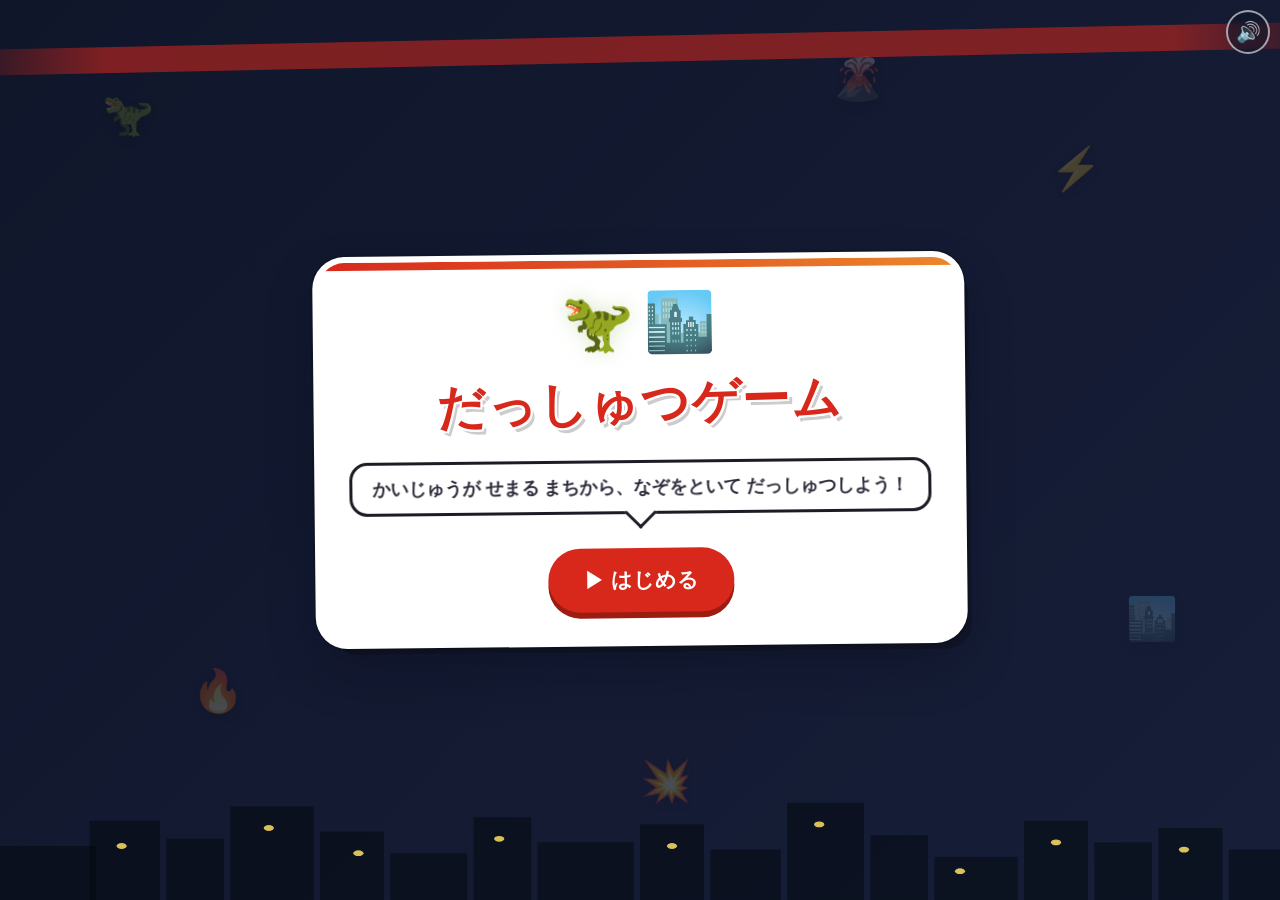
<file: escape-game/index.html>
<!DOCTYPE html>
<html lang="ja">
<head>
<meta charset="UTF-8" />
<meta name="viewport" content="width=device-width, initial-scale=1, maximum-scale=1, user-scalable=no, viewport-fit=cover" />
<title>だっしゅつゲーム</title>
<link rel="stylesheet" href="style.css?v=5" />
</head>
<body>

  <!-- 効果音のON/OFF切り替え（教室で複数台同時に使うことを想定した控えめな配置） -->
  <button id="btn-mute" class="btn-mute" type="button" aria-label="おとの ON/OFF">🔊</button>

  <!-- かいじゅうが放つ「咆哮」に合わせて、画面ぜんたいをうっすら赤く光らせる演出 -->
  <div id="roar-flash" class="roar-flash" aria-hidden="true"></div>

  <!-- 画面のすみで明滅する、警戒サイレンのような赤い光の演出 -->
  <div class="kaiju-alert" aria-hidden="true"></div>

  <!-- もらった「感謝」ポスターの、上部にある赤い筆あとを模した装飾 -->
  <div class="paint-stroke" aria-hidden="true"></div>

  <!-- 背景の装飾（かいじゅう・まち・炎・稲光などが漂う演出。操作の邪魔をしないようpointer-events:none） -->
  <div class="bg-decor" aria-hidden="true">
    <span class="bg-decor-item" style="--x:8%; --y:10%; --dur:16s; --delay:0s;">🦖</span>
    <span class="bg-decor-item" style="--x:82%; --y:16%; --dur:19s; --delay:-3s;">⚡</span>
    <span class="bg-decor-item" style="--x:15%; --y:74%; --dur:21s; --delay:-8s;">🔥</span>
    <span class="bg-decor-item" style="--x:88%; --y:66%; --dur:17s; --delay:-5s;">🏙️</span>
    <span class="bg-decor-item" style="--x:50%; --y:84%; --dur:23s; --delay:-11s;">💥</span>
    <span class="bg-decor-item" style="--x:65%; --y:6%; --dur:18s; --delay:-14s;">🌋</span>
  </div>

  <!-- 画面下に敷く、まちのシルエット（かいじゅうに壊される前の街並みイメージ） -->
  <svg class="city-skyline" viewBox="0 0 400 60" preserveAspectRatio="none" aria-hidden="true">
    <rect x="0" y="30" width="30" height="30" />
    <rect x="28" y="16" width="22" height="44" />
    <rect x="52" y="26" width="18" height="34" />
    <rect x="72" y="8" width="26" height="52" />
    <rect x="100" y="22" width="20" height="38" />
    <rect x="122" y="34" width="24" height="26" />
    <rect x="148" y="14" width="18" height="46" />
    <rect x="168" y="28" width="30" height="32" />
    <rect x="200" y="18" width="20" height="42" />
    <rect x="222" y="32" width="22" height="28" />
    <rect x="246" y="6" width="24" height="54" />
    <rect x="272" y="24" width="18" height="36" />
    <rect x="292" y="36" width="26" height="24" />
    <rect x="320" y="16" width="20" height="44" />
    <rect x="342" y="28" width="18" height="32" />
    <rect x="362" y="20" width="20" height="40" />
    <rect x="384" y="32" width="16" height="28" />
    <circle class="city-window" cx="38" cy="30" r="1.6" />
    <circle class="city-window" cx="84" cy="20" r="1.6" />
    <circle class="city-window" cx="112" cy="34" r="1.6" />
    <circle class="city-window" cx="156" cy="26" r="1.6" />
    <circle class="city-window" cx="210" cy="30" r="1.6" />
    <circle class="city-window" cx="256" cy="18" r="1.6" />
    <circle class="city-window" cx="300" cy="44" r="1.6" />
    <circle class="city-window" cx="330" cy="28" r="1.6" />
    <circle class="city-window" cx="370" cy="32" r="1.6" />
  </svg>

  <!-- 画面1: タイトル画面 -->
  <section id="screen-title" class="screen is-active">
    <div class="card title-card">
      <div class="title-icon-row" aria-hidden="true">
        <span class="title-icon title-icon-kaiju">🦖</span>
        <span class="title-icon title-icon-city">🏙️</span>
      </div>
      <h1 class="app-title">だっしゅつゲーム</h1>
      <p class="app-sub">かいじゅうが せまる まちから、なぞをといて だっしゅつしよう！</p>
      <button id="btn-start" class="btn btn-primary btn-large" type="button">▶ はじめる</button>
    </div>
  </section>

  <!-- 画面2: ステージ画面 -->
  <section id="screen-stage" class="screen">
    <div class="stage-topbar">
      <div class="progress-wrap" aria-label="進み具合">
        <div class="progress-track">
          <div id="progress-fill" class="progress-fill"></div>
        </div>
        <span id="progress-label" class="progress-label">1 / 3</span>
        <span id="elapsed-time" class="elapsed-time" aria-label="けいかじかん">⏱ 0:00</span>
      </div>
      <div id="progress-dots" class="progress-dots" aria-hidden="true">
        <!-- ステージごとのアイコンドットがJSで生成される -->
      </div>
    </div>

    <div class="card stage-card">
      <div class="stage-header">
        <span id="stage-icon" class="stage-icon-badge" aria-hidden="true">🧩</span>
        <h2 id="stage-title" class="stage-title">ステージタイトル</h2>
      </div>
      <p id="stage-prompt" class="stage-prompt">もんだいぶん</p>

      <img id="stage-image" class="stage-image" alt="" hidden />

      <div id="stage-body" class="stage-body">
        <!-- ここに type ごとの選択肢/入力欄/並べ替えUIが差し込まれる -->
      </div>

      <div id="feedback" class="feedback" role="status" aria-live="polite"></div>

      <div id="hint-panel" class="hint-panel" hidden>
        <p id="hint-text" class="hint-text"></p>
      </div>

      <div class="stage-actions">
        <button id="btn-hint" class="btn btn-secondary" type="button">💡 ヒント</button>
      </div>
    </div>
  </section>

  <!-- 画面3: 最終演出（クリア）画面 -->
  <section id="screen-clear" class="screen">
    <canvas id="confetti-canvas" class="confetti-canvas"></canvas>
    <div class="card clear-card">
      <div class="clear-trophy" aria-hidden="true">🦖</div>
      <h1 class="clear-title">だっしゅつ せいこう！</h1>
      <p class="clear-sub">かいじゅうから ぶじに にげきれたね。すごい！</p>
      <p id="clear-time" class="clear-time">🕒 クリアタイム：計測中…</p>

      <button id="btn-reveal" class="btn btn-primary btn-large">🎁 しゃしんを 見る</button>

      <div id="photo-wrap" class="photo-wrap" hidden>
        <div class="photo-frame">
          <img id="final-photo" class="final-photo" alt="さいごのごほうびしゃしん" />
          <div id="photo-fallback" class="photo-fallback" hidden>
            <p>📷 写真が見つかりません</p>
            <p class="photo-fallback-sub">assets/final-photo.jpg（または .png）に画像を置いてください。</p>
          </div>
        </div>
      </div>

      <button id="btn-restart" class="btn btn-secondary" type="button" hidden>🔁 もういちど さいしょから</button>
    </div>
  </section>

  <script src="stages.js?v=5"></script>
  <script src="sfx.js?v=5"></script>
  <script src="main.js?v=5"></script>
</body>
</html>
</file>
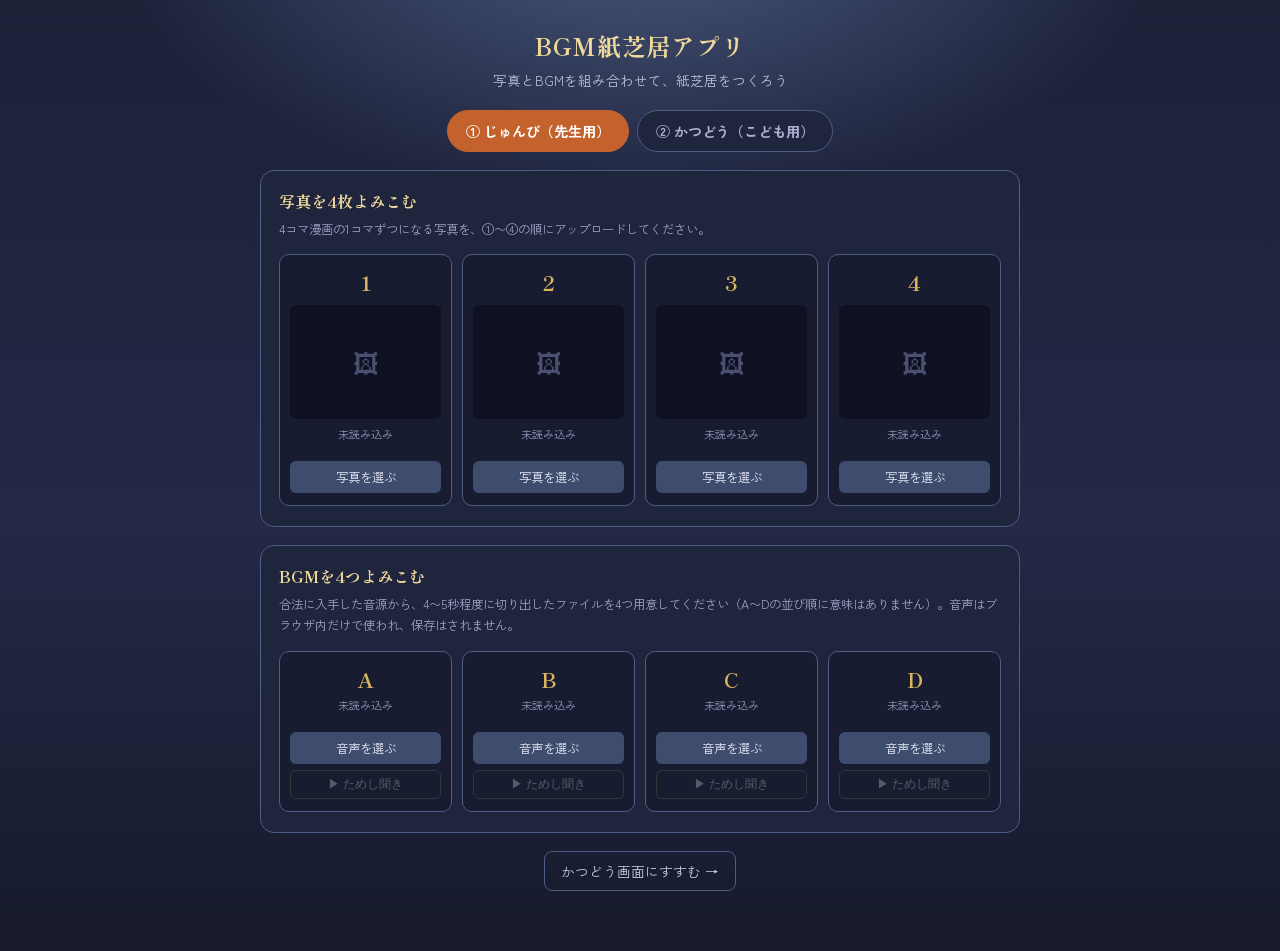
<file: BGM紙芝居アプリ.html>
<!DOCTYPE html>
<html lang="ja">
<head>
<meta charset="UTF-8">
<meta name="viewport" content="width=device-width, initial-scale=1.0, maximum-scale=1, user-scalable=no">
<title>BGM紙芝居アプリ</title>
<link rel="preconnect" href="https://fonts.googleapis.com">
<link rel="preconnect" href="https://fonts.gstatic.com" crossorigin>
<link href="https://fonts.googleapis.com/css2?family=Shippori+Mincho:wght@500;700&family=Zen+Kaku+Gothic+New:wght@400;500;700&display=swap" rel="stylesheet">
<style>
  :root{
    --ink:#2b2a28;
    --paper:#f3ecd9;
    --paper-shadow:#e3d9bd;
    --night:#1c2138;
    --night-2:#232946;
    --dusk:#3e4c6d;
    --dusk-2:#4d5d84;
    --ember:#c4622d;
    --ember-deep:#a44e22;
    --reed:#4f6f52;
    --gold:#d9b45c;
    --gold-soft:#efd99a;
    --line:#c9bd9c;
    font-size:16px;
  }
  *{box-sizing:border-box;}
  html,body{margin:0;padding:0;}
  body{
    min-height:100vh;
    background:
      radial-gradient(ellipse 900px 500px at 50% -10%, var(--dusk-2) 0%, transparent 60%),
      linear-gradient(180deg, var(--night) 0%, var(--night-2) 55%, #171a2c 100%);
    font-family:"Zen Kaku Gothic New", sans-serif;
    color:var(--ink);
    display:flex;
    flex-direction:column;
    align-items:center;
    padding:28px 16px 60px;
  }
  .app{ width:100%; max-width:760px; }

  header{ text-align:center; margin-bottom:18px; }
  header h1{
    font-family:"Shippori Mincho", serif;
    font-weight:700;
    color:var(--gold-soft);
    font-size:1.5rem;
    letter-spacing:.04em;
    margin:0 0 6px;
  }
  header p{
    color:#b9c0d6;
    font-size:.85rem;
    margin:0;
    line-height:1.7;
  }

  /* mode tabs */
  .tabbar{
    display:flex;
    gap:8px;
    justify-content:center;
    margin-top:18px;
  }
  .tab{
    font-family:"Zen Kaku Gothic New", sans-serif;
    font-size:.88rem;
    font-weight:700;
    background:#20253e;
    border:1px solid var(--dusk-2);
    color:#a9b1cf;
    padding:10px 18px;
    border-radius:999px;
    cursor:pointer;
  }
  .tab.active{
    background:var(--ember);
    border-color:var(--ember);
    color:#fff;
  }

  [hidden]{ display:none !important; }

  /* ---- prep view ---- */
  .panel{
    background:#20253e;
    border:1px solid var(--dusk-2);
    border-radius:14px;
    padding:18px 18px 20px;
    margin:18px 0;
  }
  .panel h2{
    font-family:"Shippori Mincho", serif;
    font-size:1rem;
    color:var(--gold-soft);
    margin:0 0 6px;
    font-weight:700;
  }
  .panel-note{
    font-size:.78rem;
    color:#9aa2c2;
    line-height:1.7;
    margin:0 0 14px;
  }

  .slots{
    display:grid;
    grid-template-columns:repeat(4, 1fr);
    gap:10px;
  }
  @media (max-width:560px){ .slots{ grid-template-columns:repeat(2,1fr); } }
  .slot{
    background:#181c30;
    border:1px solid var(--dusk-2);
    border-radius:10px;
    padding:12px 10px;
    text-align:center;
  }
  .slot .letter{
    font-family:"Shippori Mincho", serif;
    font-size:1.3rem;
    color:var(--gold);
    font-weight:700;
  }
  .slot .status{
    font-size:.7rem;
    color:#8891b3;
    margin:4px 0 10px;
    min-height:2.2em;
    line-height:1.4;
    word-break:break-all;
  }
  .slot.filled .status{ color:#bcd6c2; }
  .slot label.upload{
    display:block;
    font-size:.78rem;
    background:var(--dusk);
    color:#e4e8f5;
    padding:7px 4px;
    border-radius:6px;
    cursor:pointer;
  }
  .slot label.upload:hover{ background:var(--dusk-2); }
  .slot input[type=file]{ display:none; }
  .slot button.preview{
    margin-top:6px;
    width:100%;
    background:transparent;
    border:1px solid var(--reed);
    color:#bcd6c2;
    border-radius:6px;
    padding:5px 4px;
    font-size:.75rem;
    cursor:pointer;
  }
  .slot button.preview:disabled{ opacity:.35; cursor:not-allowed; }

  .thumb{
    width:100%;
    aspect-ratio:4/3;
    background:#0f1122;
    border-radius:6px;
    overflow:hidden;
    display:flex;
    align-items:center;
    justify-content:center;
    margin:8px 0;
  }
  .thumb img{ width:100%; height:100%; object-fit:cover; display:block; }
  .thumb .ph-empty{ color:#4a5170; font-size:1.6rem; line-height:1; }

  .prep-cta-row{ text-align:center; margin-top:6px; }

  /* ---- activity view (kamishibai) ---- */
  .toolbar{
    display:flex;
    justify-content:center;
    margin-bottom:14px;
  }

  .stage-wrap{ position:relative; }
  .frame{
    position:relative;
    background:linear-gradient(180deg, #4a3826, #362a1c);
    border-radius:18px;
    padding:14px;
    box-shadow:0 20px 45px rgba(0,0,0,.45), inset 0 0 0 1px #5c4632;
  }
  .card{
    display:none;
    background:var(--paper);
    border-radius:10px;
    overflow:hidden;
    box-shadow:inset 0 0 0 1px var(--paper-shadow);
  }
  .card.active{ display:block; animation:cardIn .35s ease; }
  @keyframes cardIn{
    from{ opacity:0; transform:translateY(6px) scale(.99); }
    to{ opacity:1; transform:none; }
  }

  .illust{
    width:100%;
    aspect-ratio:16/9;
    display:flex;
    align-items:center;
    justify-content:center;
    background:var(--paper-shadow);
  }
  .illust img{ width:100%; height:100%; object-fit:contain; display:block; }
  .illust .ph-empty{
    font-family:"Zen Kaku Gothic New", sans-serif;
    color:#a49d84;
    font-size:.85rem;
    text-align:center;
    line-height:1.8;
  }
  .illust .ph-empty .icon{ font-size:2rem; display:block; }

  .card-body{ padding:18px 20px 22px; }
  .scene-tag{
    display:inline-block;
    font-family:"Shippori Mincho", serif;
    font-size:.78rem;
    color:#fff;
    background:var(--ember);
    padding:3px 12px;
    border-radius:999px;
    margin-bottom:12px;
    letter-spacing:.05em;
  }

  .picker-label{
    font-size:.85rem;
    color:#6b6656;
    margin:0 0 8px;
    font-weight:500;
  }
  .picker{
    display:grid;
    grid-template-columns:repeat(4, 1fr);
    gap:8px;
  }
  .bgm-btn{
    position:relative;
    background:#fff;
    border:2px solid var(--line);
    border-radius:10px;
    padding:10px 4px 8px;
    text-align:center;
    cursor:pointer;
    font-family:"Zen Kaku Gothic New", sans-serif;
    transition:border-color .12s, background .12s;
  }
  .bgm-btn .bl{
    font-family:"Shippori Mincho", serif;
    font-size:1.15rem;
    font-weight:700;
    color:var(--ink);
    display:block;
  }
  .bgm-btn .bs{
    font-size:.65rem;
    color:#8a8470;
    display:block;
    margin-top:2px;
  }
  .bgm-btn.selected{ border-color:var(--reed); background:#e9f0e6; }
  .bgm-btn.selected .bs{ color:var(--reed); font-weight:700; }
  .bgm-btn.empty{ opacity:.4; cursor:not-allowed; }

  .nav-arrow{
    position:absolute;
    top:50%;
    transform:translateY(-50%);
    background:rgba(0,0,0,.35);
    border:none;
    color:#f3ecd9;
    width:38px;
    height:38px;
    border-radius:50%;
    font-size:1.1rem;
    cursor:pointer;
    display:flex;
    align-items:center;
    justify-content:center;
  }
  .nav-arrow:hover{ background:rgba(0,0,0,.55); }
  .nav-arrow.prev{ left:-6px; }
  .nav-arrow.next{ right:-6px; }
  .nav-arrow:disabled{ opacity:.25; cursor:not-allowed; }

  .dots{
    display:flex;
    justify-content:center;
    gap:9px;
    margin:16px 0 26px;
  }
  .dot{
    width:10px; height:10px; border-radius:50%;
    background:var(--dusk-2);
    cursor:pointer;
    border:none;
    padding:0;
  }
  .dot.done{ background:var(--reed); }
  .dot.active{ background:var(--gold); width:26px; border-radius:6px; }

  .cta-row{ text-align:center; }
  .cta{
    font-family:"Shippori Mincho", serif;
    font-size:1rem;
    font-weight:700;
    background:var(--ember);
    color:#fff;
    border:none;
    padding:13px 34px;
    border-radius:999px;
    cursor:pointer;
    box-shadow:0 8px 20px rgba(196,98,45,.35);
  }
  .cta:disabled{
    background:#4a4638;
    box-shadow:none;
    cursor:not-allowed;
    opacity:.6;
  }
  .cta-sub{ font-size:.78rem; color:#8891b3; margin-top:8px; }

  .ghost-btn{
    font-family:"Zen Kaku Gothic New", sans-serif;
    background:transparent;
    border:1px solid var(--dusk-2);
    color:#c7cee6;
    padding:9px 16px;
    border-radius:8px;
    font-size:.85rem;
    cursor:pointer;
    transition:border-color .15s, color .15s;
  }
  .ghost-btn:hover{ border-color:var(--gold); color:var(--gold-soft); }

  /* playback overlay */
  .overlay{
    display:none;
    position:fixed;
    inset:0;
    background:#0e1120;
    z-index:50;
    flex-direction:column;
    align-items:center;
    justify-content:center;
    padding:20px;
  }
  .overlay.show{ display:flex; }
  .ov-stage{
    width:100%;
    max-width:820px;
    aspect-ratio:16/9;
    border-radius:14px;
    overflow:hidden;
    box-shadow:0 20px 60px rgba(0,0,0,.6);
    position:relative;
    background:#05070f;
    display:flex;
    align-items:center;
    justify-content:center;
  }
  .ov-stage img{ width:100%; height:100%; object-fit:contain; display:block; }
  .ov-caption{
    position:absolute;
    left:0; right:0; bottom:0;
    background:linear-gradient(0deg, rgba(0,0,0,.65), transparent);
    color:#f3ecd9;
    padding:16px 20px 12px;
    font-family:"Shippori Mincho", serif;
    font-size:1rem;
  }
  .ov-progress{
    display:flex;
    gap:6px;
    width:100%;
    max-width:820px;
    margin-top:14px;
  }
  .ov-seg{
    flex:1;
    height:5px;
    background:#2c3150;
    border-radius:3px;
    overflow:hidden;
  }
  .ov-seg i{
    display:block;
    height:100%;
    width:0%;
    background:var(--gold);
    transition:width linear;
  }
  .ov-seg.filled i{ width:100%; transition:none; }
  .ov-controls{
    margin-top:18px;
    display:flex;
    gap:12px;
  }
  .ov-btn{
    background:#232946;
    border:1px solid var(--dusk-2);
    color:#e4e8f5;
    padding:9px 20px;
    border-radius:999px;
    font-size:.85rem;
    cursor:pointer;
    font-family:"Zen Kaku Gothic New", sans-serif;
  }
  .ov-end{
    text-align:center;
    color:var(--gold-soft);
    font-family:"Shippori Mincho", serif;
  }
  .ov-end h3{ font-size:1.3rem; margin-bottom:6px; }
  .ov-end p{ color:#b9c0d6; font-size:.85rem; font-family:"Zen Kaku Gothic New", sans-serif; }

</style>
</head>
<body>

<div class="app">
  <header>
    <h1>BGM紙芝居アプリ</h1>
    <p>写真とBGMを組み合わせて、紙芝居をつくろう</p>
    <div class="tabbar">
      <button class="tab active" id="tabPrep">① じゅんび（先生用）</button>
      <button class="tab" id="tabActivity">② かつどう（こども用）</button>
    </div>
  </header>

  <!-- ===== 準備画面（教師） ===== -->
  <section id="prepView">
    <div class="panel">
      <h2>写真を4枚よみこむ</h2>
      <p class="panel-note">4コマ漫画の1コマずつになる写真を、①〜④の順にアップロードしてください。</p>
      <div class="slots" id="photoSlots"></div>
    </div>

    <div class="panel">
      <h2>BGMを4つよみこむ</h2>
      <p class="panel-note">合法に入手した音源から、4〜5秒程度に切り出したファイルを4つ用意してください（A〜Dの並び順に意味はありません）。音声はブラウザ内だけで使われ、保存はされません。</p>
      <div class="slots" id="audioSlots"></div>
    </div>

    <div class="prep-cta-row">
      <button class="ghost-btn" id="goActivityBtn">かつどう画面にすすむ →</button>
    </div>
  </section>

  <!-- ===== 活動画面（児童） ===== -->
  <section id="activityView" hidden>
    <div class="toolbar">
      <button class="ghost-btn" id="backPrepBtn">← じゅんび画面にもどる</button>
    </div>

    <div class="stage-wrap">
      <div class="frame">
        <button class="nav-arrow prev" id="prevBtn" aria-label="前の場面">‹</button>
        <button class="nav-arrow next" id="nextBtn" aria-label="次の場面">›</button>
        <div id="cardHost"></div>
      </div>
    </div>

    <div class="dots" id="dots"></div>

    <div class="cta-row">
      <button class="cta" id="playAllBtn" disabled>紙芝居アニメで見る</button>
      <div class="cta-sub" id="ctaSub">4つの場面すべてでBGMを選ぶと再生できます</div>
    </div>
  </section>
</div>

<div class="overlay" id="overlay">
  <div class="ov-stage" id="ovStage"></div>
  <div class="ov-progress" id="ovProgress"></div>
  <div class="ov-controls">
    <button class="ov-btn" id="ovClose">とじる</button>
    <button class="ov-btn" id="ovNext">つぎへ</button>
    <button class="ov-btn" id="ovReplay">もう一度さいせい</button>
  </div>
</div>

<script>
/* ---------- constants ---------- */
const PANEL_COUNT = 4;
const LETTERS = ["A","B","C","D"];

/* ---------- state ---------- */
let photos = [null,null,null,null];     // {url,name}
let audioSlots = [null,null,null,null]; // {url,name,el}
let assign = [null,null,null,null];     // letter assigned to each panel, or null
let current = 0;          // current panel index in activity view
let currentPreview = null;
let playToken = 0;

/* ---------- helpers ---------- */
function photoBoxHTML(idx, emptyIcon){
  const p = photos[idx];
  if(p) return `<img src="${p.url}" alt="${idx+1}コマ目の写真">`;
  return `<div class="ph-empty"><span class="icon">${emptyIcon||'🖼'}</span>写真じゅんび中</div>`;
}

/* ============================================================
   準備画面：写真スロット
   ============================================================ */
const photoSlotsEl = document.getElementById('photoSlots');
for(let i=0;i<PANEL_COUNT;i++){
  const div = document.createElement('div');
  div.className = 'slot';
  div.id = 'photoSlot'+i;
  div.innerHTML = `
    <span class="letter">${i+1}</span>
    <div class="thumb" id="thumb${i}"><span class="ph-empty">🖼</span></div>
    <div class="status" id="pstatus${i}">未読み込み</div>
    <label class="upload">写真を選ぶ
      <input type="file" accept="image/*" data-idx="${i}">
    </label>
  `;
  photoSlotsEl.appendChild(div);
}
photoSlotsEl.addEventListener('change', (e)=>{
  if(e.target.type !== 'file') return;
  const idx = +e.target.dataset.idx;
  const file = e.target.files[0];
  if(!file) return;
  const url = URL.createObjectURL(file);
  photos[idx] = { url, name:file.name };
  const slotDiv = document.getElementById('photoSlot'+idx);
  slotDiv.classList.add('filled');
  document.getElementById('thumb'+idx).innerHTML = `<img src="${url}" alt="">`;
  document.getElementById('pstatus'+idx).textContent = file.name;
  renderActivityView(); // keep activity view in sync
});

/* ============================================================
   準備画面：BGMスロット
   ============================================================ */
const audioSlotsEl = document.getElementById('audioSlots');
LETTERS.forEach((L,i)=>{
  const div = document.createElement('div');
  div.className = 'slot';
  div.id = 'audioSlot'+i;
  div.innerHTML = `
    <span class="letter">${L}</span>
    <div class="status" id="astatus${i}">未読み込み</div>
    <label class="upload">音声を選ぶ
      <input type="file" accept="audio/*" data-idx="${i}">
    </label>
    <button class="preview" disabled data-idx="${i}">▶ ためし聞き</button>
  `;
  audioSlotsEl.appendChild(div);
});
audioSlotsEl.addEventListener('change', (e)=>{
  if(e.target.type !== 'file') return;
  const idx = +e.target.dataset.idx;
  const file = e.target.files[0];
  if(!file) return;
  const url = URL.createObjectURL(file);
  if(audioSlots[idx] && audioSlots[idx].el){ audioSlots[idx].el.pause(); }
  const el = new Audio(url);
  el.preload = 'auto';
  audioSlots[idx] = { url, name:file.name, el };
  const slotDiv = document.getElementById('audioSlot'+idx);
  slotDiv.classList.add('filled');
  document.getElementById('astatus'+idx).textContent = file.name;
  const pbtn = slotDiv.querySelector('.preview');
  pbtn.disabled = false;
  renderActivityView(); // refresh bgm buttons enabled state (keeps existing assignments)
});
audioSlotsEl.addEventListener('click', (e)=>{
  const btn = e.target.closest('button.preview');
  if(!btn || btn.disabled) return;
  playPreview(+btn.dataset.idx);
});
function playPreview(idx){
  if(!audioSlots[idx]) return;
  if(currentPreview){ currentPreview.pause(); currentPreview.currentTime = 0; }
  const el = audioSlots[idx].el;
  el.currentTime = 0;
  el.play().catch(()=>{});
  currentPreview = el;
}

/* ============================================================
   モード切り替え（準備 ⇔ 活動）
   ============================================================ */
const tabPrep = document.getElementById('tabPrep');
const tabActivity = document.getElementById('tabActivity');
const prepView = document.getElementById('prepView');
const activityView = document.getElementById('activityView');

function showPrep(){
  prepView.hidden = false;
  activityView.hidden = true;
  tabPrep.classList.add('active');
  tabActivity.classList.remove('active');
  if(currentPreview){ currentPreview.pause(); }
}
function showActivity(){
  renderActivityView();
  prepView.hidden = true;
  activityView.hidden = false;
  tabPrep.classList.remove('active');
  tabActivity.classList.add('active');
  if(currentPreview){ currentPreview.pause(); }
}
tabPrep.addEventListener('click', showPrep);
tabActivity.addEventListener('click', showActivity);
document.getElementById('goActivityBtn').addEventListener('click', showActivity);
document.getElementById('backPrepBtn').addEventListener('click', showPrep);

/* ============================================================
   活動画面：4コマカード
   ============================================================ */
const cardHost = document.getElementById('cardHost');
let activityBuilt = false;

function renderActivityView(){
  cardHost.innerHTML = '';
  for(let i=0;i<PANEL_COUNT;i++){
    const card = document.createElement('div');
    card.className = 'card';
    card.id = 'card'+i;
    card.innerHTML = `
      <div class="illust" id="illust${i}">${photoBoxHTML(i)}</div>
      <div class="card-body">
        <span class="scene-tag">${i+1}コマ目</span>
        <p class="picker-label">この場面に合うBGMは？</p>
        <div class="picker" id="picker${i}"></div>
      </div>
    `;
    cardHost.appendChild(card);

    const picker = card.querySelector('#picker'+i);
    LETTERS.forEach((L, li)=>{
      const b = document.createElement('button');
      b.className = 'bgm-btn';
      b.dataset.letter = L;
      b.innerHTML = `<span class="bl">${L}</span><span class="bs">▶ 聞く</span>`;
      b.addEventListener('click', ()=> onBgmClick(i, li));
      picker.appendChild(b);
    });
  }
  if(current >= PANEL_COUNT) current = 0;
  renderCard(current);
  updateDots();
  updateCta();
}

function onBgmClick(panelIdx, letterIdx){
  if(!audioSlots[letterIdx]){
    return; // 未読み込みのBGMは選べない
  }
  assign[panelIdx] = LETTERS[letterIdx];
  refreshPickerUI(panelIdx);
  playPreview(letterIdx);
  updateDots();
  updateCta();
}

function refreshPickerUI(panelIdx){
  const picker = document.getElementById('picker'+panelIdx);
  if(!picker) return;
  [...picker.children].forEach((b,li)=>{
    b.classList.toggle('selected', assign[panelIdx] === LETTERS[li]);
    b.classList.toggle('empty', !audioSlots[li]);
  });
}

function renderCard(i){
  document.querySelectorAll('.card').forEach(c=>c.classList.remove('active'));
  const el = document.getElementById('card'+i);
  if(el) el.classList.add('active');
  refreshPickerUI(i);
  document.getElementById('prevBtn').disabled = (i===0);
  document.getElementById('nextBtn').disabled = (i===PANEL_COUNT-1);
}

/* dots */
const dotsEl = document.getElementById('dots');
for(let i=0;i<PANEL_COUNT;i++){
  const d = document.createElement('button');
  d.className = 'dot';
  d.addEventListener('click', ()=>{ current=i; renderCard(i); updateDots(); });
  dotsEl.appendChild(d);
}
function updateDots(){
  [...dotsEl.children].forEach((d,i)=>{
    d.classList.toggle('active', i===current);
    d.classList.toggle('done', !!assign[i]);
  });
}

/* nav */
document.getElementById('prevBtn').addEventListener('click', ()=>{
  if(current>0){ current--; renderCard(current); updateDots(); }
});
document.getElementById('nextBtn').addEventListener('click', ()=>{
  if(current<PANEL_COUNT-1){ current++; renderCard(current); updateDots(); }
});

/* cta */
const playAllBtn = document.getElementById('playAllBtn');
const ctaSub = document.getElementById('ctaSub');
function updateCta(){
  const allSet = assign.every(a => !!a);
  playAllBtn.disabled = !allSet;
  ctaSub.textContent = allSet ? "準備できました。紙芝居アニメで見てみよう" : "4つの場面すべてでBGMを選ぶと再生できます";
}

/* ============================================================
   再生（紙芝居アニメ）
   ============================================================ */
const overlay = document.getElementById('overlay');
const ovStage = document.getElementById('ovStage');
const ovProgress = document.getElementById('ovProgress');

playAllBtn.addEventListener('click', startPlayback);
document.getElementById('ovClose').addEventListener('click', closeOverlay);
document.getElementById('ovReplay').addEventListener('click', startPlayback);
document.getElementById('ovNext').addEventListener('click', ()=>{
  playToken++; // force current segment to bail out
  const t = ++playToken;
  playSequence(manualNextIdx, t);
});
let manualNextIdx = 0;

function closeOverlay(){
  playToken++; // invalidate any running sequence
  overlay.classList.remove('show');
  if(currentPreview){ currentPreview.pause(); }
}

function unlockAllAudio(){
  // iPad Safari: play()+pause() inside the same user-gesture call stack
  // unlocks each <audio> element so later programmatic play() calls succeed.
  // Must FULLY FINISH (all promises settled) before real playback starts,
  // otherwise a late unlock-pause can race with and stop panel 1's playback.
  const tasks = audioSlots.map(slot=>{
    if(!slot) return Promise.resolve();
    const el = slot.el;
    let p;
    try{ p = el.play(); }catch(e){ return Promise.resolve(); }
    if(p && p.then){
      return p.then(()=>{ el.pause(); el.currentTime = 0; }).catch(()=>{});
    }
    el.pause(); el.currentTime = 0;
    return Promise.resolve();
  });
  return Promise.all(tasks);
}

async function startPlayback(){
  await unlockAllAudio();
  overlay.classList.add('show');
  const myToken = ++playToken;
  ovProgress.innerHTML = '';
  for(let i=0;i<PANEL_COUNT;i++){
    const seg = document.createElement('div');
    seg.className = 'ov-seg';
    seg.innerHTML = '<i></i>';
    ovProgress.appendChild(seg);
  }
  playSequence(0, myToken);
}

function playSequence(idx, token){
  if(token !== playToken) return;
  if(idx >= PANEL_COUNT){
    showEnd();
    return;
  }
  manualNextIdx = idx+1;

  ovStage.innerHTML = photoBoxHTML(idx, '🖼') + `<div class="ov-caption">${idx+1}コマ目</div>`;

  const segs = ovProgress.children;
  [...segs].forEach((s,i)=>{
    s.classList.toggle('filled', i<idx);
    if(i===idx){ s.classList.remove('filled'); s.querySelector('i').style.transition='none'; s.querySelector('i').style.width='0%'; }
  });

  const letter = assign[idx];
  const letterIdx = letter ? LETTERS.indexOf(letter) : -1;
  const slot = letterIdx>=0 ? audioSlots[letterIdx] : null;

  let audioEl = null;
  let settled = false;
  let timer = null;

  function cleanup(){
    if(settled) return;
    settled = true;
    if(audioEl) audioEl.removeEventListener('ended', onEnded);
    clearTimeout(timer);
  }
  function advance(){
    if(token !== playToken) return;
    cleanup();
    playSequence(idx+1, token);
  }
  function onEnded(){ advance(); }

  if(slot){
    audioEl = slot.el;
    audioEl.currentTime = 0;
    audioEl.play().catch(()=>{});
    audioEl.addEventListener('ended', onEnded);
  }

  const barDuration = slot ? 6 : 4; // seconds, visual only
  requestAnimationFrame(()=>{
    const bar = segs[idx].querySelector('i');
    bar.style.transition = `width ${barDuration}s linear`;
    bar.style.width = '100%';
  });

  // safety timeout in case audio "ended" never fires (or no BGM assigned)
  timer = setTimeout(advance, slot ? 12000 : 4200);
}

function showEnd(){
  ovStage.innerHTML = `<div style="width:100%;height:100%;display:flex;align-items:center;justify-content:center;">
    <div class="ov-end"><h3>おわり</h3><p>4つの場面が終わりました</p></div>
  </div>`;
  [...ovProgress.children].forEach(s=>s.classList.add('filled'));
}

/* ---------- init ---------- */
renderActivityView();
showPrep();
</script>
</body>
</html>
</file>
<file: escape-game/style.css>
/* ---------------------------------------------------------------
   style.css
   小学生がiPad(Safari)でタップ操作する前提のスタイル。
   - ホバーに依存する演出は使わない
   - タップ領域は最低44px x 44px を確保
   - 縦向き/横向きどちらでも崩れないようにする
--------------------------------------------------------------- */

:root {
  /* もらった「感謝」ポスター（濃紺の背景・力強い赤の筆文字・白フチのコラージュ・
     あたたかい肌色のハイライト）の雰囲気に合わせた配色 */
  --color-bg-1: #10162a;
  --color-bg-2: #171f3a;
  --color-bg-3: #1c2440;
  --color-kaiju-glow: #7fae3f;
  --color-kaiju-glow-dim: rgba(127, 174, 63, 0.3);
  --color-primary: #d8281c;
  --color-primary-dark: #9c1c12;
  --color-secondary: #e0982a;
  --color-secondary-dark: #b8791a;
  --color-glow: #f5b731;
  --color-glow-dim: rgba(245, 183, 49, 0.35);
  --color-correct: #35c165;
  --color-wrong: #ff5a5f;
  --color-card-bg: #ffffff;
  --color-text: #2b2b3a;
  --color-text-sub: #6a6a7d;
  --radius-lg: 26px;
  --radius-md: 16px;
  --tap-min: 44px;
  --accent-gradient: linear-gradient(90deg, #d8281c, #f5b731, #d8281c);
}

* {
  box-sizing: border-box;
  -webkit-tap-highlight-color: transparent;
}

/* 独自のdisplay指定(.btnなど)がUAデフォルトのhidden挙動を上書きしてしまうため、
   [hidden]属性を最優先で効かせる */
[hidden] {
  display: none !important;
}

html, body {
  height: 100%;
  margin: 0;
}

body {
  position: relative;
  font-family: "Hiragino Maru Gothic ProN", "Hiragino Sans", "Yu Gothic", sans-serif;
  color: var(--color-text);
  background: linear-gradient(135deg, var(--color-bg-1), var(--color-bg-2) 55%, var(--color-bg-3));
  background-size: 200% 200%;
  animation: bg-drift 18s ease-in-out infinite;
  min-height: 100vh;
  min-height: 100dvh;
  overflow-x: hidden;
  /* iPadでの意図しない拡大縮小・選択・長押しコールアウトを防ぐ */
  user-select: none;
  -webkit-user-select: none;
  touch-action: manipulation;
}

@keyframes bg-drift {
  0%, 100% { background-position: 0% 0%; }
  50% { background-position: 100% 100%; }
}

/* 非常灯のように、ときどき あたたかい光がふわっと差し込む警戒演出 */
body::before {
  content: "";
  position: fixed;
  inset: 0;
  z-index: -1;
  pointer-events: none;
  background: radial-gradient(circle at 50% 15%, var(--color-glow-dim), transparent 60%);
  opacity: 0;
  animation: alert-pulse 7s ease-in-out infinite;
}

@keyframes alert-pulse {
  0%, 100% { opacity: 0; }
  50% { opacity: 1; }
}

@media (prefers-reduced-motion: reduce) {
  body::before { animation: none; opacity: 0.3; }
}

/* 効果音のON/OFFボタン（教室で同時に何台も使うことを想定し、控えめな見た目・
   隅の固定配置にしてある） */
.btn-mute {
  position: fixed;
  top: max(10px, env(safe-area-inset-top, 0px));
  right: max(10px, env(safe-area-inset-right, 0px));
  z-index: 20;
  min-width: var(--tap-min);
  min-height: var(--tap-min);
  border-radius: 50%;
  border: 2px solid rgba(255, 255, 255, 0.6);
  background: rgba(16, 22, 42, 0.55);
  color: #fff;
  font-size: 1.25rem;
  line-height: 1;
  cursor: pointer;
  backdrop-filter: blur(2px);
  transition: transform 0.12s ease, background 0.12s ease;
}

.btn-mute:active {
  transform: scale(0.92);
  background: rgba(16, 22, 42, 0.75);
}

/* ポスターの「感謝」上部にある、赤い筆あとの帯を模した装飾 */
.paint-stroke {
  position: fixed;
  top: 4%;
  left: -5%;
  width: 110%;
  height: 3.2vh;
  min-height: 14px;
  max-height: 26px;
  background: linear-gradient(90deg, transparent, var(--color-primary) 12%, var(--color-primary) 88%, transparent);
  opacity: 0.55;
  transform: rotate(-1.2deg);
  pointer-events: none;
  z-index: -1;
  filter: blur(0.5px);
}

/* 背景を漂う装飾（かいじゅう・炎・稲光等）。操作には一切干渉しない */
.bg-decor {
  position: fixed;
  inset: 0;
  overflow: hidden;
  pointer-events: none;
  z-index: -1;
}

.bg-decor-item {
  position: absolute;
  left: var(--x);
  top: var(--y);
  font-size: clamp(1.6rem, 4vw, 2.6rem);
  opacity: 0.22;
  animation: bg-float var(--dur) ease-in-out infinite;
  animation-delay: var(--delay);
  filter: drop-shadow(0 4px 6px rgba(0, 0, 0, 0.35));
}

@keyframes bg-float {
  0%, 100% { transform: translate(0, 0) rotate(0deg); }
  25% { transform: translate(6px, -18px) rotate(-8deg); }
  50% { transform: translate(-4px, 8px) rotate(6deg); }
  75% { transform: translate(-10px, -10px) rotate(-4deg); }
}

/* 画面いちばん下に敷く、まちのシルエット */
.city-skyline {
  position: fixed;
  left: 0;
  right: 0;
  bottom: 0;
  width: 100%;
  height: 12vh;
  min-height: 70px;
  max-height: 140px;
  pointer-events: none;
  z-index: -1;
  fill: rgba(5, 10, 15, 0.55);
}

.city-skyline .city-window {
  fill: #ffe066;
  opacity: 0.85;
  animation: window-flicker 3.4s ease-in-out infinite;
}

.city-skyline .city-window:nth-child(3n) { animation-delay: -1s; }
.city-skyline .city-window:nth-child(3n+1) { animation-delay: -2.2s; }

@keyframes window-flicker {
  0%, 100% { opacity: 0.85; }
  50% { opacity: 0.25; }
}

/* かいじゅうが咆哮したときに、画面ぜんたいをうっすら赤く光らせるフラッシュ演出 */
.roar-flash {
  position: fixed;
  inset: 0;
  background: radial-gradient(circle at 50% 38%, rgba(216, 40, 28, 0.4), transparent 70%);
  opacity: 0;
  pointer-events: none;
  z-index: 15;
}

.roar-flash.is-active {
  animation: roar-flash-anim 0.9s ease-out;
}

@keyframes roar-flash-anim {
  0% { opacity: 0; }
  12% { opacity: 1; }
  100% { opacity: 0; }
}

/* 画面のすみで交互に明滅する、警戒サイレンのような赤い光 */
.kaiju-alert {
  position: fixed;
  inset: 0;
  pointer-events: none;
  z-index: -1;
  overflow: hidden;
}

.kaiju-alert::before,
.kaiju-alert::after {
  content: "";
  position: absolute;
  width: 60vmax;
  height: 60vmax;
  border-radius: 50%;
  background: radial-gradient(circle, rgba(216, 40, 28, 0.32), transparent 65%);
  opacity: 0;
  animation: siren-pulse 3.6s ease-in-out infinite;
}

.kaiju-alert::before {
  top: -22vmax;
  left: -22vmax;
}

.kaiju-alert::after {
  bottom: -22vmax;
  right: -22vmax;
  animation-delay: 1.8s;
}

@keyframes siren-pulse {
  0%, 100% { opacity: 0; transform: scale(0.9); }
  50% { opacity: 1; transform: scale(1.05); }
}

/* かいじゅうの鼓動に合わせて、いま表示中のカードをわずかに揺らす演出 */
.is-tremor {
  animation: kaiju-tremor 0.25s ease;
}

@keyframes kaiju-tremor {
  0%, 100% { transform: translate(0, 0); }
  25% { transform: translate(-2px, 1px); }
  50% { transform: translate(2px, -1px); }
  75% { transform: translate(-1px, 2px); }
}

@media (prefers-reduced-motion: reduce) {
  body { animation: none; }
  .bg-decor-item { animation: none; }
  .city-skyline .city-window { animation: none; }
  .kaiju-alert::before, .kaiju-alert::after { animation: none; opacity: 0.12; }
  .roar-flash.is-active { animation: none; opacity: 0; }
  .is-tremor { animation: none; }
}

input, textarea {
  -webkit-user-select: text;
  user-select: text;
}

button {
  font-family: inherit;
}

/* ---------- 画面切り替え ---------- */

.screen {
  display: none;
  min-height: 100vh;
  min-height: 100dvh;
  width: 100%;
  align-items: center;
  justify-content: center;
  padding: 24px 16px;
  padding: 24px max(16px, env(safe-area-inset-right)) 24px max(16px, env(safe-area-inset-left));
}

.screen.is-active {
  display: flex;
}

#screen-stage.is-active {
  align-items: flex-start;
  flex-direction: column;
}

#screen-clear.is-active {
  position: relative;
  overflow: hidden;
}

/* ---------- カード共通 ---------- */

.card {
  position: relative;
  background: var(--color-card-bg);
  border-radius: var(--radius-lg);
  /* 白フチのコラージュ写真を貼りつけたような、くっきりした縁取り＋落ち影 */
  box-shadow:
    0 0 0 6px #fff,
    0 0 0 8px rgba(0, 0, 0, 0.12),
    10px 12px 0 rgba(0, 0, 0, 0.22),
    0 24px 50px rgba(10, 10, 25, 0.35);
  padding: 34px 24px 28px;
  width: 100%;
  max-width: 640px;
  margin: 0 auto;
  text-align: center;
  overflow: hidden;
}

.card::before {
  content: "";
  position: absolute;
  top: 0;
  left: 0;
  right: 0;
  height: 8px;
  background: var(--accent-gradient);
  background-size: 300% 100%;
  animation: accent-flow 6s linear infinite;
}

@keyframes accent-flow {
  0% { background-position: 0% 0%; }
  100% { background-position: 100% 0%; }
}

@media (prefers-reduced-motion: reduce) {
  .card::before { animation: none; }
}

/* ---------- タイトル画面 ---------- */

.title-card {
  display: flex;
  flex-direction: column;
  align-items: center;
  gap: 20px;
  transform: rotate(-0.6deg);
}

.title-icon-row {
  display: flex;
  align-items: center;
  justify-content: center;
  gap: 10px;
  font-size: clamp(2.4rem, 8vw, 3.6rem);
  line-height: 1;
}

.title-icon {
  display: inline-block;
}

.title-icon-kaiju {
  animation: title-icon-roar 2.6s ease-in-out infinite;
  transform-origin: 70% 100%;
  filter: drop-shadow(0 0 10px var(--color-kaiju-glow-dim));
}

.title-icon-city {
  animation: title-icon-tremble 2.6s ease-in-out infinite;
}

@keyframes title-icon-roar {
  0%, 100% { transform: scale(1) rotate(0deg); }
  15% { transform: scale(1.12) rotate(-6deg); }
  30% { transform: scale(1.18) rotate(4deg); }
  45% { transform: scale(1.05) rotate(-2deg); }
  60%, 100% { transform: scale(1) rotate(0deg); }
}

@keyframes title-icon-tremble {
  0%, 28%, 100% { transform: translate(0, 0) rotate(0deg); }
  30% { transform: translate(-2px, 1px) rotate(-2deg); }
  33% { transform: translate(2px, -1px) rotate(2deg); }
  36% { transform: translate(-1px, 1px) rotate(-1deg); }
  39% { transform: translate(0, 0) rotate(0deg); }
}

.app-title {
  font-size: clamp(2.1rem, 6.4vw, 3rem);
  margin: 0;
  line-height: 1.3;
  font-weight: 900;
  letter-spacing: 0.04em;
  color: var(--color-primary);
  transform: rotate(-1deg);
  /* もらった「感謝」の筆文字のように、白フチ＋影をつけた見出し */
  text-shadow:
    2px 0 0 #fff, -2px 0 0 #fff, 0 2px 0 #fff, 0 -2px 0 #fff,
    2px 2px 0 #fff, -2px -2px 0 #fff, 2px -2px 0 #fff, -2px 2px 0 #fff,
    4px 5px 0 rgba(0, 0, 0, 0.2);
}

@media (prefers-reduced-motion: reduce) {
  .title-icon-kaiju, .title-icon-city { animation: none; }
}

/* ポスターの「ありがとう！」吹き出しを模した、コミック風の speech bubble */
.app-sub {
  position: relative;
  margin: 6px 0 14px;
  padding: 12px 20px;
  font-size: clamp(0.95rem, 2.4vw, 1.1rem);
  font-weight: 700;
  color: var(--color-text);
  background: #fff;
  border: 3px solid #1c1c24;
  border-radius: 18px;
}

.app-sub::after {
  content: "";
  position: absolute;
  left: 50%;
  bottom: -13px;
  width: 20px;
  height: 20px;
  background: #fff;
  border-right: 3px solid #1c1c24;
  border-bottom: 3px solid #1c1c24;
  transform: translateX(-50%) rotate(45deg);
}

/* ---------- 共通ボタン ---------- */

.btn {
  position: relative;
  display: inline-flex;
  align-items: center;
  justify-content: center;
  min-height: var(--tap-min);
  min-width: var(--tap-min);
  padding: 14px 28px;
  border: none;
  border-radius: 999px;
  font-size: 1.1rem;
  font-weight: 700;
  cursor: pointer;
  overflow: hidden;
  transition: transform 0.12s ease, box-shadow 0.12s ease, opacity 0.12s ease;
  box-shadow: 0 6px 0 rgba(0, 0, 0, 0.15);
}

.btn::after {
  content: "";
  position: absolute;
  inset: 0;
  background: linear-gradient(
    115deg,
    rgba(255, 255, 255, 0) 30%,
    rgba(255, 255, 255, 0.35) 45%,
    rgba(255, 255, 255, 0) 60%
  );
  background-size: 220% 100%;
  background-position: 120% 0;
  pointer-events: none;
}

.btn:not(:disabled):active::after {
  transition: background-position 0.5s ease;
  background-position: -20% 0;
}

.btn:active {
  transform: translateY(4px);
  box-shadow: 0 2px 0 rgba(0, 0, 0, 0.15);
}

.btn:disabled {
  opacity: 0.5;
  cursor: default;
  transform: none;
  box-shadow: 0 6px 0 rgba(0, 0, 0, 0.08);
}

.btn-primary {
  background: var(--color-primary);
  color: #fff;
  box-shadow: 0 6px 0 var(--color-primary-dark);
}
.btn-primary:active { box-shadow: 0 2px 0 var(--color-primary-dark); }

.btn-secondary {
  background: var(--color-secondary);
  color: #fff;
  box-shadow: 0 6px 0 var(--color-secondary-dark);
}
.btn-secondary:active { box-shadow: 0 2px 0 var(--color-secondary-dark); }

.btn-large {
  font-size: 1.3rem;
  padding: 18px 36px;
}

/* ---------- ステージ画面 ---------- */

.stage-topbar {
  width: 100%;
  max-width: 640px;
  margin: 0 auto 16px;
  display: flex;
  flex-direction: column;
  gap: 10px;
}

.progress-wrap {
  display: flex;
  align-items: center;
  flex-wrap: wrap;
  gap: 10px 12px;
  background: rgba(255, 255, 255, 0.9);
  border-radius: 999px;
  padding: 8px 16px;
  box-shadow: 0 6px 16px rgba(35, 20, 80, 0.15);
}

/* ステージごとのアイコンをたどる「すごろく」風ドット */
.progress-dots {
  display: flex;
  justify-content: center;
  gap: 8px;
  flex-wrap: wrap;
}

.progress-dot {
  display: flex;
  align-items: center;
  justify-content: center;
  width: 34px;
  height: 34px;
  border-radius: 50%;
  font-size: 1.05rem;
  background: rgba(255, 255, 255, 0.55);
  border: 2px solid rgba(255, 255, 255, 0.7);
  opacity: 0.65;
  transition: transform 0.2s ease, opacity 0.2s ease, background 0.2s ease;
}

.progress-dot.is-done {
  background: var(--color-secondary);
  border-color: var(--color-secondary-dark);
  opacity: 1;
}

.progress-dot.is-current {
  background: #fff;
  border-color: var(--color-primary);
  opacity: 1;
  transform: scale(1.2);
  box-shadow: 0 0 0 4px rgba(216, 40, 28, 0.28), 0 4px 10px rgba(0, 0, 0, 0.3);
}

.progress-track {
  flex: 1;
  min-width: 90px;
  height: 14px;
  background: rgba(0, 0, 0, 0.1);
  border-radius: 999px;
  overflow: hidden;
}

.progress-fill {
  height: 100%;
  width: 0%;
  background: linear-gradient(90deg, var(--color-secondary), var(--color-primary));
  transition: width 0.4s ease;
  border-radius: 999px;
}

.progress-label {
  font-weight: 700;
  color: var(--color-text);
  white-space: nowrap;
}

/* 計測中のけいか時間バッジ（脱出までの緊張感を出すストップウォッチ） */
.elapsed-time {
  font-weight: 800;
  font-variant-numeric: tabular-nums;
  color: #6a4400;
  background: var(--color-glow-dim);
  border: 2px solid var(--color-glow);
  border-radius: 999px;
  padding: 2px 12px;
  white-space: nowrap;
}

.stage-card {
  display: flex;
  flex-direction: column;
  gap: 18px;
  margin-top: 0;
}

.stage-header {
  display: flex;
  align-items: center;
  justify-content: center;
  gap: 10px;
}

.stage-icon-badge {
  display: flex;
  align-items: center;
  justify-content: center;
  flex-shrink: 0;
  width: 42px;
  height: 42px;
  border-radius: 50%;
  background: linear-gradient(135deg, #fff3da, #ffe3b0);
  border: 2px solid #ffd98a;
  font-size: 1.4rem;
  box-shadow: 0 4px 8px rgba(0, 0, 0, 0.1);
  animation: pop-in 0.35s ease;
}

.stage-title {
  margin: 0;
  font-size: clamp(1.2rem, 3.4vw, 1.6rem);
}

.stage-prompt {
  margin: 0;
  font-size: clamp(1rem, 2.8vw, 1.25rem);
  line-height: 1.6;
  white-space: pre-wrap;
  word-break: break-word;
}

.stage-image {
  width: 100%;
  max-height: 240px;
  object-fit: contain;
  border-radius: var(--radius-md);
}

.stage-body {
  display: flex;
  flex-direction: column;
  gap: 14px;
}

/* quiz用の選択肢ボタン */
.choice-grid {
  display: grid;
  grid-template-columns: repeat(auto-fit, minmax(140px, 1fr));
  gap: 12px;
}

.choice-btn {
  min-height: 56px;
  padding: 12px 16px;
  border-radius: var(--radius-md);
  border: 3px solid #e2e2ef;
  background: #f7f7fc;
  font-size: 1.05rem;
  font-weight: 700;
  color: var(--color-text);
  cursor: pointer;
  transition: transform 0.1s ease, border-color 0.15s ease, background 0.15s ease;
}

.choice-btn:active {
  transform: scale(0.97);
}

.choice-btn.is-correct {
  background: rgba(53, 193, 101, 0.18);
  border-color: var(--color-correct);
}

.choice-btn.is-wrong {
  background: rgba(255, 90, 95, 0.18);
  border-color: var(--color-wrong);
  animation: shake 0.35s ease;
}

.choice-btn.is-disabled {
  opacity: 0.55;
  pointer-events: none;
}

/* 複数選択クイズ(multiSelect)で選んでいる選択肢 */
.choice-btn.is-selected {
  background: rgba(245, 183, 49, 0.2);
  border-color: var(--color-glow);
  box-shadow: inset 0 0 0 2px var(--color-glow-dim);
}

/* code-input用 */
.code-input-row {
  display: flex;
  flex-wrap: wrap;
  gap: 10px;
}

.code-input-field {
  flex: 1;
  min-width: 160px;
  min-height: var(--tap-min);
  font-size: 1.2rem;
  padding: 10px 16px;
  border-radius: var(--radius-md);
  border: 3px solid #e2e2ef;
  text-align: center;
}

.code-input-field.is-wrong {
  border-color: var(--color-wrong);
  animation: shake 0.35s ease;
}

/* order用 */
.order-piece-row {
  display: flex;
  flex-wrap: wrap;
  gap: 10px;
  justify-content: center;
  min-height: 60px;
}

.order-piece {
  min-width: 56px;
  min-height: 56px;
  padding: 8px 14px;
  border-radius: var(--radius-md);
  border: 3px solid #e2e2ef;
  background: #f7f7fc;
  font-size: 1.3rem;
  font-weight: 800;
  cursor: pointer;
}

.order-piece.is-picked {
  opacity: 0.35;
  pointer-events: none;
}

.order-answer-row {
  display: flex;
  flex-wrap: wrap;
  gap: 10px;
  justify-content: center;
  min-height: 60px;
  padding: 10px;
  background: #f0f0f8;
  border-radius: var(--radius-md);
}

.order-answer-slot {
  min-width: 56px;
  min-height: 56px;
  display: flex;
  align-items: center;
  justify-content: center;
  border-radius: var(--radius-md);
  border: 2px dashed #c9c9dd;
  font-size: 1.3rem;
  font-weight: 800;
  background: #fff;
}

/* orderのリッチ版（{label, detail, icon}のカードを持ち手スライドで並べ替える形式） */
.order-rich-draghint {
  margin: 0;
  font-size: 0.9rem;
  font-weight: 700;
  color: var(--color-text-sub);
  text-align: center;
}

.order-rich-list {
  display: flex;
  flex-direction: column;
  gap: 12px;
  text-align: left;
}

.order-rich-item {
  display: flex;
  align-items: center;
  gap: 10px;
  background: #f7f7fc;
  border: 3px solid #e2e2ef;
  border-radius: var(--radius-md);
  padding: 10px 12px;
  transition: box-shadow 0.15s ease;
}

.order-rich-item.is-dragging {
  position: relative;
  z-index: 5;
  background: #fffef2;
  border-color: #ffd98a;
  box-shadow: 0 14px 28px rgba(0, 0, 0, 0.22);
}

.order-rich-handle {
  flex-shrink: 0;
  min-width: var(--tap-min);
  min-height: var(--tap-min);
  border-radius: 10px;
  border: 2px solid #d8d8e6;
  background: #fff;
  font-size: 1.4rem;
  color: var(--color-text-sub);
  cursor: grab;
  touch-action: none;
  -webkit-user-select: none;
  user-select: none;
}

.order-rich-label {
  flex: 1;
  display: flex;
  align-items: center;
  gap: 12px;
  min-height: var(--tap-min);
  background: none;
  border: none;
  text-align: left;
  font-size: 1.12rem;
  line-height: 1.5;
  font-weight: 700;
  color: var(--color-text);
  cursor: pointer;
  padding: 8px 6px;
}

.order-rich-icon {
  font-size: 2.2rem;
  line-height: 1;
  flex-shrink: 0;
}

.order-rich-text {
  flex: 1;
}

.order-detail-panel {
  margin-top: -4px;
  font-size: 1.05rem;
}

/* ---------- ブラックジャック(blackjack)用 ---------- */

.bj-section {
  display: flex;
  flex-direction: column;
  gap: 8px;
}

.bj-heading {
  margin: 0;
  font-weight: 800;
  font-size: 1rem;
}

.bj-hand {
  display: flex;
  gap: 8px;
  justify-content: center;
  flex-wrap: wrap;
  min-height: 68px;
}

.bj-card {
  min-width: 48px;
  min-height: 68px;
  display: flex;
  align-items: center;
  justify-content: center;
  border-radius: 10px;
  border: 3px solid #e2e2ef;
  background: #fff;
  font-size: 1.4rem;
  font-weight: 800;
  color: var(--color-text);
  box-shadow: 0 4px 0 rgba(0, 0, 0, 0.08);
  animation: pop-in 0.25s ease;
}

.bj-card-back {
  background: #163a2e;
  border-color: var(--color-kaiju-glow);
  color: #fff;
}

.bj-total {
  margin: 0;
  font-weight: 800;
  font-size: 1.1rem;
}

.bj-actions {
  display: flex;
  justify-content: center;
  gap: 12px;
  flex-wrap: wrap;
}

.bj-result {
  display: flex;
  flex-direction: column;
  align-items: center;
  gap: 12px;
}

.bj-result-text {
  margin: 0;
  font-weight: 800;
  font-size: 1.05rem;
}

.bj-result-text.is-correct { color: var(--color-correct); }
.bj-result-text.is-wrong { color: var(--color-wrong); }

/* ---------- 英単語つりゲーム(fishing)用 ---------- */

.fishing-wrap {
  display: flex;
  flex-direction: column;
  gap: 12px;
}

.fishing-theme {
  margin: 0;
  background: #fff7e0;
  border: 2px solid #ffd98a;
  border-radius: var(--radius-md);
  padding: 10px 14px;
  font-weight: 800;
  font-size: 1.02rem;
  color: #8a5a00;
  text-align: center;
}

.fishing-status {
  display: flex;
  justify-content: space-between;
  align-items: center;
  gap: 10px;
  flex-wrap: wrap;
}

.fishing-timer,
.fishing-count {
  background: rgba(255, 255, 255, 0.85);
  border-radius: 999px;
  padding: 8px 14px;
  font-weight: 800;
  white-space: nowrap;
}

.fishing-pond-outer {
  position: relative;
  width: 100%;
  height: min(46vh, 300px);
  min-height: 220px;
  border-radius: var(--radius-md);
  overflow: hidden;
  background: linear-gradient(180deg, #bfe6ff 0%, #6fb8e6 100%);
  border: 3px solid #4a9bd1;
}

.fishing-pond {
  position: absolute;
  inset: 0;
  overflow: hidden;
}

.fishing-fish {
  position: absolute;
  min-height: var(--tap-min);
  padding: 10px 16px;
  border-radius: 999px 999px 999px 30%;
  border: 3px solid #fff;
  background: linear-gradient(135deg, #ffd166, #ff8a3d);
  color: #3a2600;
  font-size: 1.05rem;
  font-weight: 800;
  white-space: nowrap;
  cursor: pointer;
  box-shadow: 0 4px 10px rgba(0, 0, 0, 0.15);
}

.fishing-fish.is-caught-correct {
  animation: fishing-catch 0.35s ease forwards;
}

.fishing-fish.is-caught-wrong {
  background: var(--color-wrong);
  border-color: #fff;
  color: #fff;
  animation: shake 0.35s ease;
}

.fishing-bite-overlay {
  position: absolute;
  inset: 0;
  display: flex;
  flex-direction: column;
  align-items: center;
  justify-content: center;
  gap: 8px;
  padding: 16px;
  text-align: center;
  background: rgba(255, 255, 255, 0.95);
  animation: shake 0.4s ease;
}

.fishing-bite-text {
  margin: 0;
  font-size: 1.3rem;
  font-weight: 800;
  color: var(--color-wrong);
}

.fishing-bite-sub {
  margin: 0;
  font-weight: 700;
  color: var(--color-text-sub);
}

@keyframes fishing-catch {
  0% { transform: scale(1); opacity: 1; }
  60% { transform: scale(1.3); opacity: 1; }
  100% { transform: scale(0.4); opacity: 0; }
}

.stage-actions {
  display: flex;
  justify-content: center;
  gap: 12px;
  flex-wrap: wrap;
}

.feedback {
  min-height: 1.6em;
  font-weight: 800;
  font-size: 1.1rem;
}

.feedback.is-correct { color: var(--color-correct); }
.feedback.is-wrong { color: var(--color-wrong); }

.hint-panel {
  background: #fff7e0;
  border: 2px solid #ffd98a;
  border-radius: var(--radius-md);
  padding: 12px 16px;
  text-align: left;
}

.hint-text {
  margin: 0;
  color: #8a5a00;
  font-weight: 600;
}

/* ---------- クリア画面 ---------- */

.clear-card {
  display: flex;
  flex-direction: column;
  align-items: center;
  gap: 20px;
  position: relative;
  z-index: 2;
  transform: rotate(0.5deg);
}

.clear-trophy {
  font-size: clamp(3rem, 10vw, 4.5rem);
  line-height: 1;
  animation: trophy-bounce 1.1s ease-in-out infinite;
  filter: drop-shadow(0 8px 10px rgba(0, 0, 0, 0.2));
}

@keyframes trophy-bounce {
  0%, 100% { transform: translateY(0) rotate(0deg); }
  50% { transform: translateY(-10px) rotate(-4deg); }
}

@media (prefers-reduced-motion: reduce) {
  .clear-trophy { animation: none; }
}

.clear-title {
  margin: 0;
  font-size: clamp(1.9rem, 5.8vw, 2.7rem);
  font-weight: 900;
  letter-spacing: 0.03em;
  color: var(--color-primary);
  animation: pop-in 0.5s ease;
  text-shadow:
    2px 0 0 #fff, -2px 0 0 #fff, 0 2px 0 #fff, 0 -2px 0 #fff,
    2px 2px 0 #fff, -2px -2px 0 #fff, 2px -2px 0 #fff, -2px 2px 0 #fff,
    4px 5px 0 rgba(0, 0, 0, 0.2);
}

.clear-sub {
  margin: 0;
  color: var(--color-text-sub);
  font-size: clamp(1rem, 2.6vw, 1.2rem);
}

.clear-time {
  margin: 0;
  display: inline-block;
  font-weight: 800;
  font-size: clamp(1.05rem, 3vw, 1.3rem);
  color: #6a4400;
  background: var(--color-glow-dim);
  border: 2px solid var(--color-glow);
  border-radius: 999px;
  padding: 8px 20px;
  animation: pop-in 0.4s ease;
}

.photo-wrap {
  width: 100%;
  max-width: 480px;
  animation: pop-in 0.4s ease;
}

.photo-frame {
  position: relative;
  padding: 8px;
  border-radius: calc(var(--radius-md) + 8px);
  background: var(--accent-gradient);
  background-size: 300% 100%;
  animation: accent-flow 6s linear infinite;
  box-shadow: 0 16px 34px rgba(0, 0, 0, 0.3);
}

.final-photo {
  width: 100%;
  border-radius: var(--radius-md);
  box-shadow: 0 4px 10px rgba(0, 0, 0, 0.2);
  display: block;
}

.final-photo[hidden] { display: none; }

.photo-fallback {
  width: 100%;
  aspect-ratio: 4 / 3;
  border-radius: var(--radius-md);
  border: 3px dashed #c9c9dd;
  background: #f0f0f8;
  display: flex;
  flex-direction: column;
  align-items: center;
  justify-content: center;
  gap: 8px;
  color: var(--color-text-sub);
  padding: 16px;
  text-align: center;
}

.photo-fallback-sub {
  font-size: 0.85rem;
  margin: 0;
}

.confetti-canvas {
  position: absolute;
  inset: 0;
  width: 100%;
  height: 100%;
  pointer-events: none;
  z-index: 1;
}

/* ---------- アニメーション ---------- */

@keyframes shake {
  0%, 100% { transform: translateX(0); }
  20% { transform: translateX(-8px); }
  40% { transform: translateX(8px); }
  60% { transform: translateX(-6px); }
  80% { transform: translateX(6px); }
}

@keyframes pop-in {
  0% { transform: scale(0.7); opacity: 0; }
  100% { transform: scale(1); opacity: 1; }
}

/* ---------- 横向き(landscape)での高さ調整 ---------- */

@media (orientation: landscape) and (max-height: 600px) {
  .card {
    padding: 20px;
  }
  .screen {
    padding: 12px 16px;
  }
}

/* ---------- 小さめの iPad / 縦向き調整 ---------- */

@media (max-width: 480px) {
  .card {
    padding: 24px 16px;
    border-radius: var(--radius-md);
  }
}
</file>
